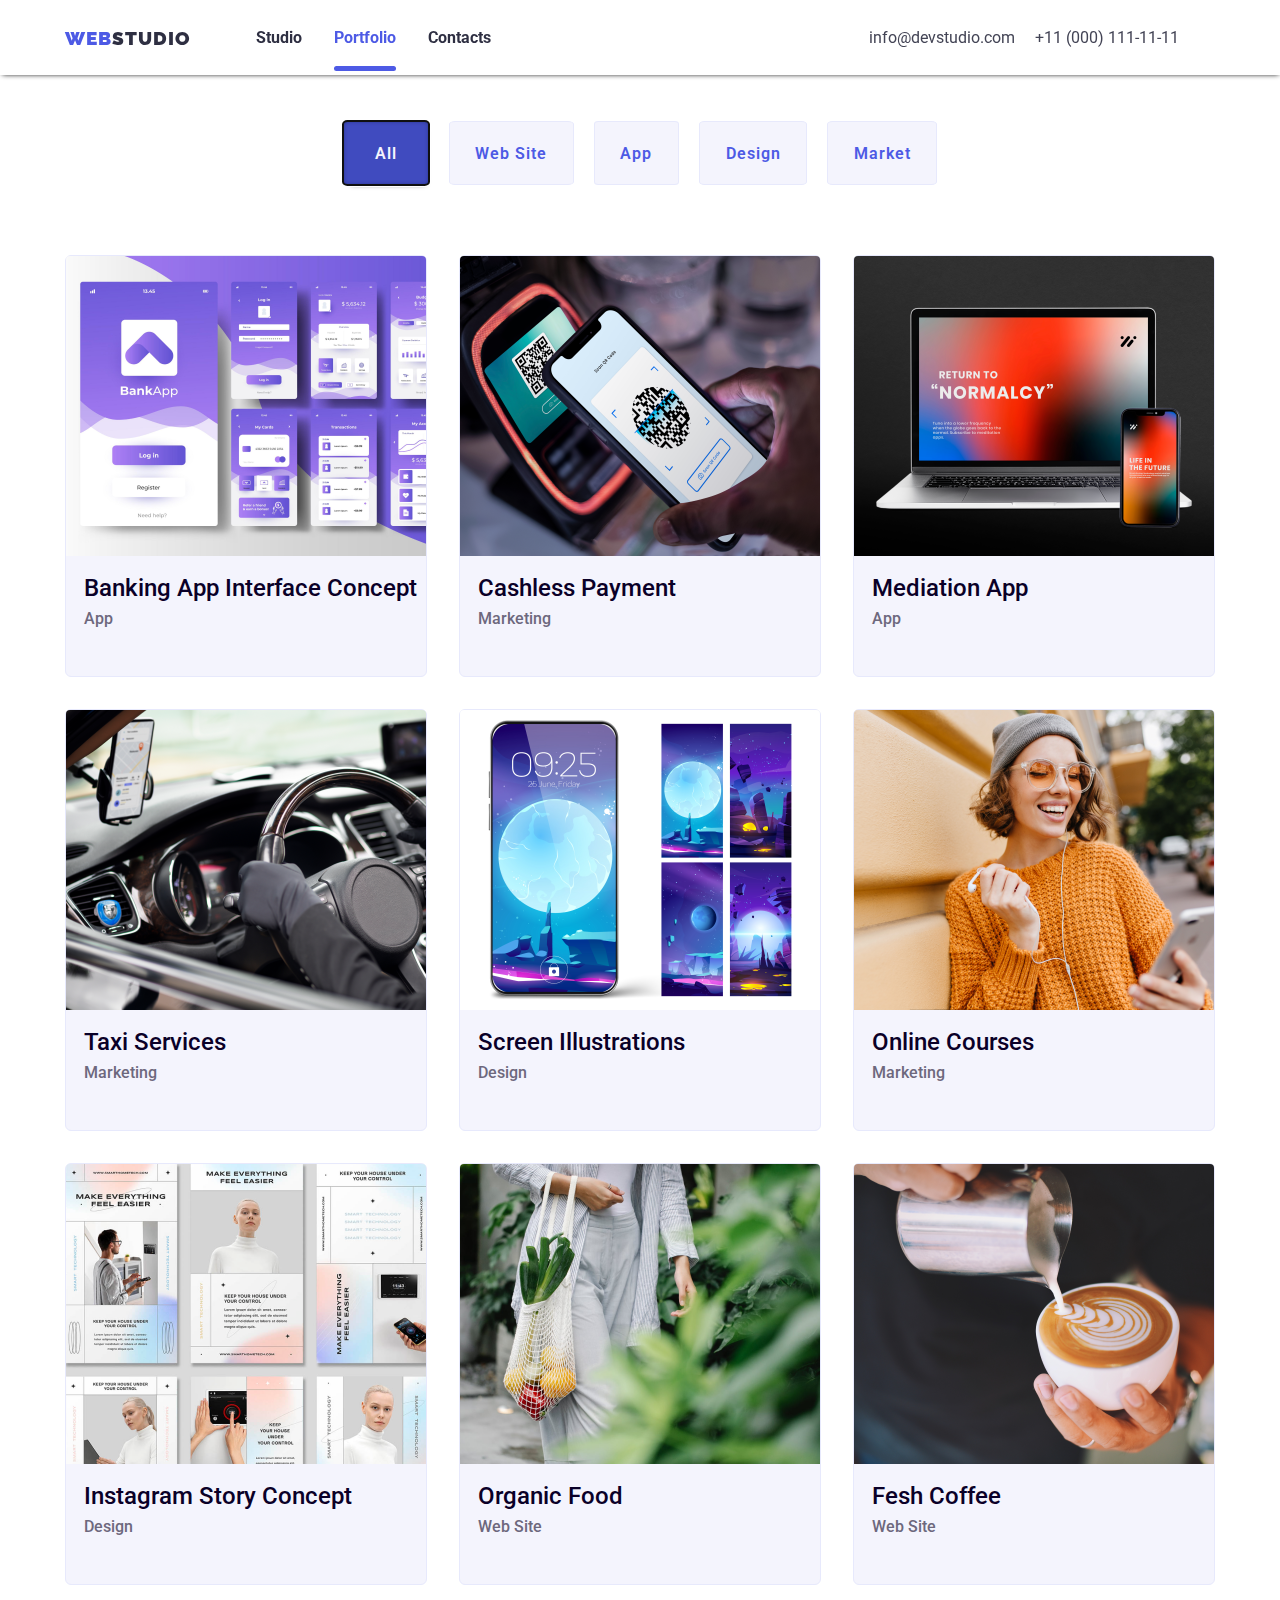
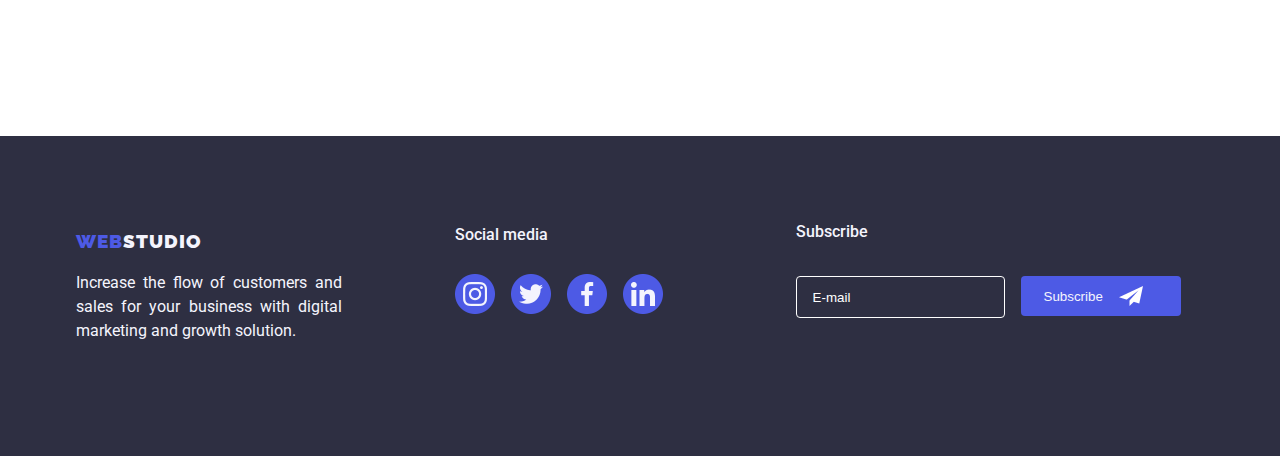
<file: portfolio.html>
<!DOCTYPE html>
<html lang="en">

<head>

  <meta charset="UTF-8">

  <link href="https://fonts.googleapis.com/css2?family=Raleway:ital,wght@0,100..900;1,100..900&display=swap" rel="stylesheet">
  <link href="https://fonts.googleapis.com/css2?family=Roboto:ital,wght@0,100;0,300;0,400;0,500;0,700;0,900;1,100;1,300;1,400;1,500;1,700;1,900&display=swap" rel="stylesheet">

  <link href="./portfolioStyle.css" rel="stylesheet">

  <meta name="viewport" content="width=device-width, initial-scale=1.0">

  <title>WEBSTUDIO</title>

</head>

<body>

  <header>

    <div class="logo">
      <span class="web">WEB<span class="studio">STUDIO</span></span>
    </div>

    <nav class = "navMenu">
      <a href = "./index.html" class = "link">Studio</a>
      <a href = "./portfolio.html" class="link">Portfolio</a>
      <a class= "link">Contacts</a>
    </nav>

    <div class = "contacts">
      <span class = "contacts">info@devstudio.com</span>
      <span class = "contacts">+11 (000) 111-11-11 </span>
    </div>

    <!-- mobile nav vvv -->

    <div id="menu" class="collapse">
      <span class="menu-icon">—</span>
      <span class="menu-icon">—</span>
      <span class="menu-icon">—</span>
    </div>
  
  <div id="menu-container" style="display: none;">

    <span id = "closeMenu"><img src="./images/x.png" class = "close-icon"></span>

      <nav class = "navMenu-mobile">
        <a href = "./index.html" class = "link">Studio</a>
        <a href = "./portfolio.html" class="link">Portfolio</a>
        <a class= "link">Contacts</a>
      </nav>

      <div class = "contacts-mobile">
        <span class = "contacts-mobile num">+11 (000) 111-11-11 </span>
        <span class = "contacts-mobile">info@devstudio.com</span>

        
      <div class = "socials-footer-mobile">
        <img class="card-social-img" src = "./images/social/insta.png">
        <img class="card-social-img" src = "./images/social/twitter.png">
        <img class="card-social-img" src = "./images/social/facebook.png">
        <img class="card-social-img" src = "./images/social/linkin.png">
      </div>
      
      </div>
    </div>

</header>

<!-- dont remove this, it will break -->
<div style="height: 75px;"></div>

<!-- article -->
<article>
  
  <nav class = "filter">
  
    <button class = "filterBTN" autofocus>All</button>
    <button class = "filterBTN">Web Site</button>
    <button class = "filterBTN">App</button>
    <button class = "filterBTN">Design</button>
    <button class = "filterBTN">Market</button>
  
  </nav>
  
<!-- Catalogs -->

  <section class = "container">

  <div class="sub-container">

    <div class = "catalog"  >
      <div>
        <img class = "catalog-img" src = "./images/catalog/design.png" alt = "Banking App Interface Concept">
        <div class="catalog-info">
        <span>14 Stylish and User-Friendly App Design Concepts · Task Manager App · Calorie Tracker App · Exotic Fruit Ecommerce App · Cloud Storage App</span>
        </div>
      </div>
      <h5 class = "title" >Banking App Interface Concept</h5>
      <span class = "category">App</span>
  
    </div>

    <div class = "catalog"  >

    <div>
      <img class = "catalog-img" src = "./images/catalog/payment.png" alt = "Cashless Payment">
      <div class="catalog-info">
        <span>14 Stylish and User-Friendly App Design Concepts · Task Manager App · Calorie Tracker App · Exotic Fruit Ecommerce App · Cloud Storage App</span>
      </div>
    </div>
      <h5 class = "title">Cashless Payment</h5>
      <span class = "category">Marketing</span>
  
    </div>
    
    <div class = "catalog"  >

    <div>
      <img class = "catalog-img" src = "./images/catalog/app.png" alt = "Mediation App">
      <div class="catalog-info">
        <span>14 Stylish and User-Friendly App Design Concepts · Task Manager App · Calorie Tracker App · Exotic Fruit Ecommerce App · Cloud Storage App</span>
      </div>
    </div>
      <h5 class = "title">Mediation App</h5>
      <span class = "category">App</span>
  
    </div>

    <!-- _________________________ -->
    
    <div class = "catalog"  >

      <div>
      <img class = "catalog-img" src = "./images/catalog/taxi.png" alt = "Taxi Service">
      <div class="catalog-info">
        <span>14 Stylish and User-Friendly App Design Concepts · Task Manager App · Calorie Tracker App · Exotic Fruit Ecommerce App · Cloud Storage App</span>
      </div>
      </div>
      <h5 class = "title">Taxi Services</h5>
      <span class = "category">Marketing</span>
  
    </div>

    <div class = "catalog"  >

      <div>
      <img class = "catalog-img" src = "./images/catalog/phone.png" alt = "Screen Illustrations">
      <div class="catalog-info">
        <span>14 Stylish and User-Friendly App Design Concepts · Task Manager App · Calorie Tracker App · Exotic Fruit Ecommerce App · Cloud Storage App</span>
      </div>
      </div>
      <h5 class = "title">Screen Illustrations</h5>
      <span class = "category">Design</span>
  
    </div>
    
    <div class = "catalog"  >
      <div>
      <img class = "catalog-img" src = "./images/catalog/person.png" alt = "Online Courses">
      <div class="catalog-info">
        <span>14 Stylish and User-Friendly App Design Concepts · Task Manager App · Calorie Tracker App · Exotic Fruit Ecommerce App · Cloud Storage App</span>
      </div>
      </div>
      <h5 class = "title">Online Courses</h5>
      <span class = "category">Marketing</span>
  
    </div>

    <!-- ______________________________________________ -->

    <div class = "catalog"  >
      <div>
      <img class = "catalog-img" src = "./images/catalog/poster.png" alt = "Instagram Story Concept">
      <div class="catalog-info">
        <span>14 Stylish and User-Friendly App Design Concepts · Task Manager App · Calorie Tracker App · Exotic Fruit Ecommerce App · Cloud Storage App</span>
      </div>
      </div>
      <h5 class = "title">Instagram Story Concept</h5>
      <span class = "category">Design</span>
  
    </div>

    <div class = "catalog"  >
      <div>
      <img class = "catalog-img" src = "./images/catalog/groceries.png" alt = "Organic Food">
      <div class="catalog-info">
        <span>14 Stylish and User-Friendly App Design Concepts · Task Manager App · Calorie Tracker App · Exotic Fruit Ecommerce App · Cloud Storage App</span>
      </div>
      </div>
      <h5 class = "title">Organic Food</h5>
      <span class = "category">Web Site</span>
  
    </div>
    
    <div class = "catalog"  >
      <div>
      <img class = "catalog-img" src = "./images/catalog/coffee.png" alt = "Fesh Coffee">
      <div class="catalog-info">
        <span>14 Stylish and User-Friendly App Design Concepts · Task Manager App · Calorie Tracker App · Exotic Fruit Ecommerce App · Cloud Storage App</span>
      </div>
      </div>
      <h5 class = "title">Fesh Coffee</h5>
      <span class = "category">Web Site</span>
  
    </div>

  </div>


  </section>

</article>


<!-- footer -->

<footer>
  
  <div class = "container-4">
  
    <span class="logo web-footer">WEB<span class="logo studio-footer" id = "menu-1">STUDIO</span></span>
    <p class = "footer-txt">Increase the flow of customers and sales for your business with digital  marketing and growth solution.</p>
  </div>
  
  <div class = "container-4">
  
      <span class = "social-media">Social media</span>
  
        <div class = "socials-footer">
          <img class="card-social-img" src = "./images/social/insta.png">
          <img class="card-social-img" src = "./images/social/twitter.png">
          <img class="card-social-img" src = "./images/social/facebook.png">
          <img class="card-social-img" src = "./images/social/linkin.png">
        </div>
    
  </div>
  
  <div class = "container-4">
      <span class = "subscribe-txt">Subscribe</span>
      
      <form class="subscribe">
        <input type="email" placeholder="E-mail" class="email-subscribe" required>
        <button class="subscribeBTN">Subscribe <img src="./images/plane.png" class="plane-icon" alt="paper icon"></button>
      </form>
  
  </div>
  
  </footer>
  


<!-- Script -->

<script src = "portfoliofunc.js"></script>

</body>

</html>
</file>
<file: portfolioStyle.css>
*{
  padding: 0;
  margin: 0;
}

body{
  min-width: 320px;

  align-content: center;
  justify-content: center;
  font-family: 'Roboto';
  font-size: 1rem;
  font-weight: 500;
}

a{
  text-decoration: none;
}

.title{

  font-size: 2.5rem;
  font-weight: bold;
  color: rgb(10, 0, 40);
  
  margin: 5% 0;
  
  }

.socials{

display: flex;
justify-content: space-evenly;

}

.card-social-img{

  height: 2.5rem;
  width: 2.5rem;
  margin-top: 1rem;
  
  }


  .navContainer, .collapse{
display: none;
  }
  /* navigation bar vv */
  header{
  
  height: 75px;
  width: 100%;
  
  background-color: #FFFF;
  box-shadow: 0 1px 5px -1.5px rgb(0, 0, 0);
  
  position: fixed;
  display: grid;
  grid-template-columns: 20% 40% 40%;
  gap: 0;
  justify-content: center;
  z-index: 1;
  }

.logo{
font-family: 'Raleway';  
font-size: 1.2rem;
font-weight: 900;
letter-spacing: 1px;
height: 100%;
align-content: center;
text-align: center;
  
}
  
.web {  
color: #4D5AE5;
}
  
.studio {
color: #2E2F42;
}

.navMenu{
display: grid;
grid-template-columns: auto auto auto;
column-gap: 2rem;
justify-content: start;
align-content: center;
  }
  
  .link{
font-weight: bold;
height: 100%;
width: auto;
color: #2E2F42;
position: relative;
  
}
  
  .link::after{
content: "";
height: 5px;
width: 100%;
border-radius: 4px;
background-color: #4D5AE5;
position: absolute;
left: 0;
bottom: -1.5rem;
opacity: 0;
  }
  
  .link:nth-of-type(2), .link:nth-of-type(2)::after{
color: #4D5AE5;
opacity: 100%;
  }
  
  .link:hover{
color: #4D5AE5;
  }
  
.contacts{
margin: 0 .5rem;
font-weight: 400;
color: #434455;
align-content: center;
text-align: center;
}
/* navigation bar ^^ */

/* Filter*/

.filter{
height: 5rem;
width: auto;
margin: 3% 0;
top: 5px;
display: flex;
column-gap: 20px;
justify-content: center;
align-items: center;

}

.filterBTN{

height: 4rem;
width: auto;
padding: 1% 2%;

border: solid 1px #E7E9FC;
border-radius: 5%;

font-size: 1rem;
font-family: 'Roboto';
font-weight: 600;
letter-spacing: 1px;
color: #4D5AE5;

background-color: #F4F4FD;
transition: .1s;

}

.filterBTN:hover{

padding: 1.5% 2.5%;
box-shadow: 2px 5px 5px -6px black,
inset 0 0 5px -1px rgb(18, 28, 84);
color: #F4F4FD;
background-color: #404BBF;

}

.filterBTN:focus{

  padding: 1.5% 2.5%;
  border: none !important;
  box-shadow: 2px 5px 5px -6px black,
  inset 0 0 5px -1px rgb(18, 28, 84);
  color: #F4F4FD;
  background-color: #404BBF;

}

/* catalog */

.container{
height: 100%;
margin-bottom: 10%;
display: grid;
align-items: center;
justify-content: center;

}

.sub-container{
margin: 2% auto;
display: grid;
grid-template-columns: auto auto auto;
grid-row: auto;

column-gap: 2rem;
row-gap: 2rem;
justify-content: center;
align-items: center;

}

.catalog{

height: 420px;
width: 360px;
border-radius: 6px;
border: solid 1px #E7E9FC;
background-color:#F4F4FD;
}
.catalog div{
  display: flex;
  justify-content: center;
}

.catalog-img{

height: 300px;
width: 360px;
border-radius: 4px 4px 0 0;

}

.catalog-info{
  height: 300px;
  width: 360px;
  position: absolute;
  display: flex;
  align-self: end;
  background-color: #3848fc;
  opacity: 0;
}

.catalog-info span{
  height: fit-content;
  width: fit-content;
  margin: 2em;
  color: #E7E9FC;
  font-weight: 400;
  line-height: 24px;
}

.catalog:hover{
  .catalog-info{
  opacity: .9;
  animation: slide-up .3s 1;
  }
}
@keyframes slide-up{
  0% {height: 0; } 
  100% {height: 300px;}
}

.title, .category{

font-size: 1.5rem;
font-weight: 500;

margin: 5% 0 2% 5%;

}

.category{

font-size: 1rem;
color: rgb(109, 104, 125);

}

/* FOOTER */
footer{

  height: 20rem;
  
  display: grid;
  grid-template-columns: 30% 28% 42%;
  column-gap: 0;
  align-items: center;
  background-color: #2E2F42;
  
  .container-4{
  
height: 99%;
width: 99%;
display: inline;
align-content: space-around;
}
  

  .logo.web-footer{
  
font-family: 'Raleway';  
font-size: 1.2rem;
font-weight: 900;
letter-spacing: 1px;
color: #4D5AE5;
  
.logo.studio-footer {

font-family: 'Raleway';  
font-size: 1.2rem;
font-weight: 900;
letter-spacing: 1px;
color: #F4F4FD;

}
  
  }
  
  .footer-txt{
  
font-weight: 400 !important;
text-align: justify;
color: #F4F4FD;
line-height: 24px;
  
width: 70%;
margin: 5% 0;
  
  }
  
  .logo.web-footer,.footer-txt{
  margin-left: 20%;
  }
  
.socials-footer{
height:5rem;
width: 80%;
margin: 4% 0 8% auto;
  
display: flex;
flex-wrap: wrap;
column-gap: 1rem;
row-gap: 1rem;
}

.social-media,.subscribe-txt{
  width: 100%;
align-items: center;
color: #F4F4FD;
margin-left: 20%;

}

.subscribe-txt{
  margin-left: 10%;
}

.subscribe{
  
height:5rem;
width: 80%;
margin: 3% 0 6% 10%;
  
display: flex;
flex-wrap: wrap;
column-gap: 1rem;
row-gap: 1rem;
align-content: center;
  
.email-subscribe{

height: 40px;
width: 45%;
background: none;
border: solid 1px white;
border-radius: 4px;
padding-left: 1rem;

}
.email-subscribe::placeholder{
color: white;
}

.subscribeBTN{

height: 40px;
width: 160px;
color: #F4F4FD;
text-align: center;
display: grid;
grid-auto-flow: column;
justify-content: center;
align-items: center;

border-style: none;
border-radius: 4px;
background-color: #4D5AE5;

}

.plane-icon{

height: 20px;
width: 24px;
margin: 0 1rem;

}
}
  }
  
  /* tablet */
  @media screen and (max-width: 1024px) and (min-width: 769px) {
  
header{
  grid-template-columns: 20% 55% 25%;
}
.navMenu{
  justify-content: center;
}
div.contacts{
  display: grid;
  grid-auto-flow: row;
}
.contacts{ 
  font-size: 12px;
  font-weight: 400;
  color: #434455;
}

.sub-container{
  display: grid !important;
  grid-template-columns: auto auto;
  grid-auto-flow: row;
}

.filterBTN{
  height: 3rem;
}

footer{
  height: 456px;
  max-width: 1024px;
  min-width: 800px;
  align-items: normal;
  justify-content: center;
  align-content: center;
  display: grid;
  grid-template-columns: 40% 40%;
  gap: 0;
  row-gap: 2rem;
  }

  .container-4{
display: grid !important;
justify-content: center !important;
align-content: center !important;

  .logo.web-footer{
margin: 0 0 0 5%;
text-align: start;
  }

.footer-txt{

  margin: 5%;
  height: 5em;
  width: auto;
  max-width: 25rem;
  text-align: justify;
    }
  }
  .container-4:nth-of-type(2){
justify-content: start !important;
align-items: center;
width: 95%;

.socials-footer{
  display: flex;
  width: 100%;
}

.social-media{
  margin: 0 !important;
}
  }

  .container-4:nth-of-type(3){
width: 70vw;
grid-column: 1;
grid-row: 2;
justify-content: center !important;
margin: 0 !important;

.subscribe{
  width: 70vw !important;
  margin: 0!important; 
}
.email-subscribe{
  margin-left: 3%;
  margin-right: 3%;
  min-width: 264px;
}
.subscribe-txt{
margin: 0 0 0 3% !important;
text-align:start !important;
    }

  }

}
  /* phone */

  @media screen and (max-width: 768px){

header{

  grid-template-columns: 85% 10%;
  align-content: center;
}
  
  .logo{
text-align: start !important;
  }
  .navMenu{
display: none;
  }
  .link::after{
display: none;
  }
  .contacts{
display: none;
  }
  
  .collapse{
  
height: 100%;
width: 4rem;
font-size: 3rem;
font-weight: 400;
display: flex;
flex-wrap: wrap;
line-height: 10px;
color: #2E2F42;
gap: 0;
  
cursor: pointer;
transition: .1s;
  }
  
  .collapse:hover{
color: #4D5AE5;
  }
  
  .navMenu-container{
height: 100%;
width: 100%;
right: 0;
  
background-color: #F4F4FD;

position: fixed;
display: grid;
grid-template-columns: 100%;
grid-template-rows: 10% 50% 45% 20%;
  
z-index: 1;
animation: menu-open .5s 1;
  
.menu-icon{
  display: none;
}
#closeMenu{
  height: 24px;
  width: 24px;
  margin: 2rem 0 0 90%;
  display: flex;
  justify-content: center; 
  align-items: center;
  
  color: #2E2F42;
  background-color: #E7E9FC; 
  border: solid 1px rgba(0, 0, 0, 10%);
  border-radius: 100%;
  .close-icon{
height: .7rem;
width: .7rem;
  }
}
  
#closeMenu:hover{
  background-color: #8E8F99;
}
  
  }
  
  .navMenu-mobile{
display: flex !important;
flex-direction: column;
gap: 0;
margin-left: 1rem;
  
.link{
  font-size: 36px;
  font-weight: 600;
  height: auto;
  width: 100%;
  margin: 0.5em !important;
}
  }
  .contacts-mobile{
display: grid !important;
grid-template-columns: 25rem;
margin:0 1rem ;
.contacts-mobile.num{
  font-size: 36px;
  font-weight: 700;
  color: #3848fc;
  align-items: center;
}
.contacts-mobile:nth-of-type(2){
  font-size: 20px;
  font-weight: 500;
}
  }
  
  .socials-footer-mobile{
height:5rem;
  
display: flex;
flex-wrap: wrap;
  
justify-content: space-evenly;
align-items: center;
  }

.filter{
display: grid;
grid-auto-flow: row;
grid-template-columns: auto auto auto;
row-gap: 1rem;
margin: 5rem 0 5rem 5%;
justify-content: start !important;
align-items: start !important;
}

.filterBTN{
height: 3rem;
width: 5rem;
}

.sub-container{
  display: grid;
  margin: 0 2%;
  grid-template-columns: 100%;
}

footer{
  height: 664px;
  grid-template-columns: auto !important;
  row-gap: 3rem;
  grid-template-rows:20% 20% 25%;
  align-content: center;
  justify-content: center;
}

.container-4{
  height: 2rem ;
  display: flex !important;
  flex-direction: column;
  align-items: center !important;

}

.logo.web-footer{
  margin: 0 !important;
  text-align: center;
}

.footer-txt{
  margin: 2% !important;
  width: 18rem !important;
}

.social-media, .subscribe-txt{
width: 200px !important ;
text-align: center;
margin: 0 !important;
}

.socials-footer, .subscribe{
  height: auto;
  max-width: 769px;
  text-align: center;
  align-items: center;
  justify-content: center;
  margin: 0 !important;
}

.email-subscribe{
  margin-top: 3rem;
  width: 92% !important;
}

}

@keyframes menu-open {
  
from{right: 0; width: 0;}
t0{right: 20%; }
t0{right: 40%; }
t0{right: 100%; }

}

.navMenu-container-close{
height: 100vh;
width: 100%;
left: 0;
background-color: #F4F4FD;
position: fixed;
display: grid;
grid-template-columns: 100%;
grid-template-rows: 10% 50% 45% 20%;

animation: menu-close .5s 1;
}
@keyframes menu-close {

0%   {left: 0px;}
75%  {left: 500px}

}
</file>
